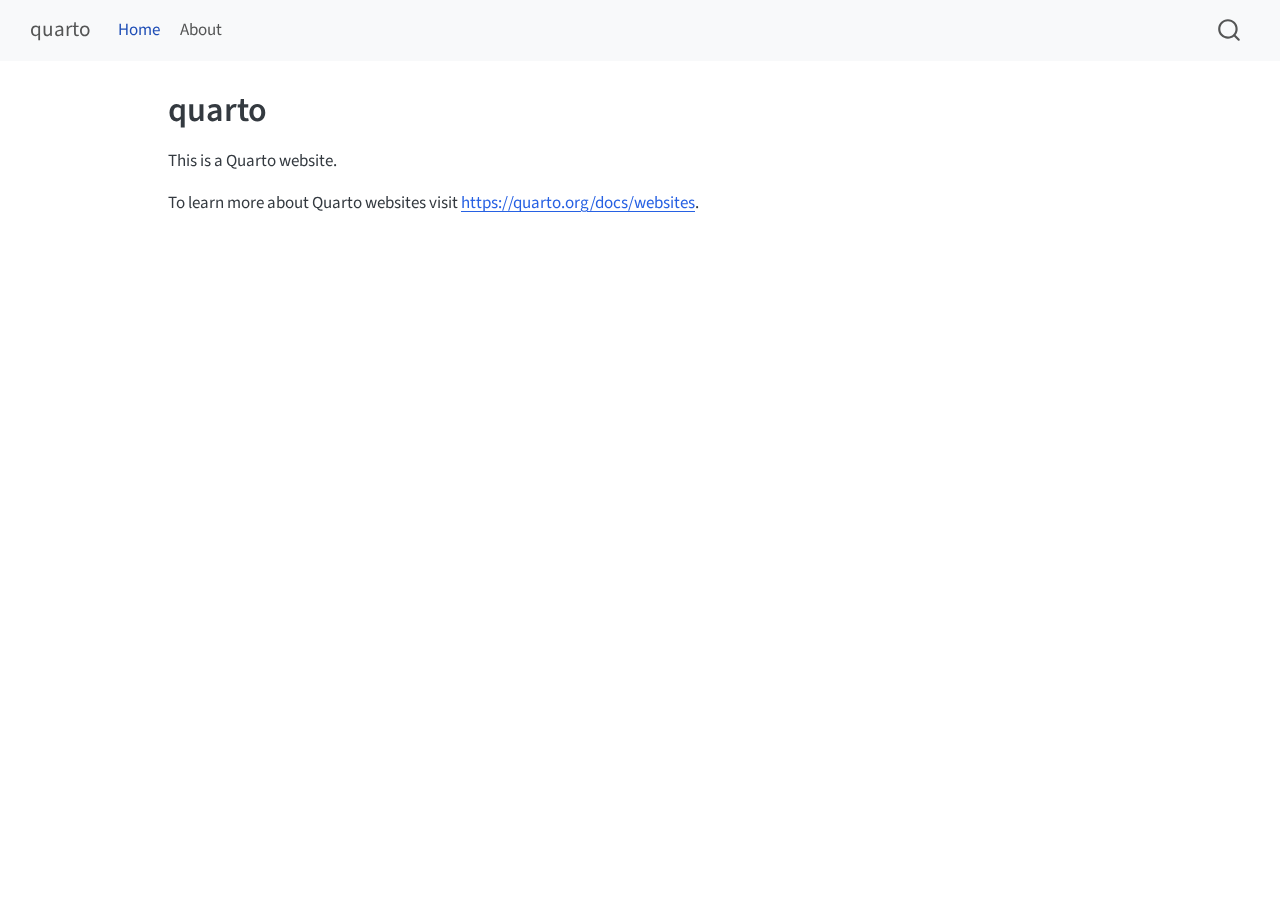
<file: index.html>
<!DOCTYPE html>
<html xmlns="http://www.w3.org/1999/xhtml" lang="en" xml:lang="en"><head>

<meta charset="utf-8">
<meta name="generator" content="quarto-1.8.26">

<meta name="viewport" content="width=device-width, initial-scale=1.0, user-scalable=yes">


<title>quarto</title>
<style>
code{white-space: pre-wrap;}
span.smallcaps{font-variant: small-caps;}
div.columns{display: flex; gap: min(4vw, 1.5em);}
div.column{flex: auto; overflow-x: auto;}
div.hanging-indent{margin-left: 1.5em; text-indent: -1.5em;}
ul.task-list{list-style: none;}
ul.task-list li input[type="checkbox"] {
  width: 0.8em;
  margin: 0 0.8em 0.2em -1em; /* quarto-specific, see https://github.com/quarto-dev/quarto-cli/issues/4556 */ 
  vertical-align: middle;
}
</style>


<script src="site_libs/quarto-nav/quarto-nav.js"></script>
<script src="site_libs/quarto-nav/headroom.min.js"></script>
<script src="site_libs/clipboard/clipboard.min.js"></script>
<script src="site_libs/quarto-search/autocomplete.umd.js"></script>
<script src="site_libs/quarto-search/fuse.min.js"></script>
<script src="site_libs/quarto-search/quarto-search.js"></script>
<meta name="quarto:offset" content="./">
<script src="site_libs/quarto-html/quarto.js" type="module"></script>
<script src="site_libs/quarto-html/tabsets/tabsets.js" type="module"></script>
<script src="site_libs/quarto-html/axe/axe-check.js" type="module"></script>
<script src="site_libs/quarto-html/popper.min.js"></script>
<script src="site_libs/quarto-html/tippy.umd.min.js"></script>
<script src="site_libs/quarto-html/anchor.min.js"></script>
<link href="site_libs/quarto-html/tippy.css" rel="stylesheet">
<link href="site_libs/quarto-html/quarto-syntax-highlighting-587c61ba64f3a5504c4d52d930310e48.css" rel="stylesheet" id="quarto-text-highlighting-styles">
<script src="site_libs/bootstrap/bootstrap.min.js"></script>
<link href="site_libs/bootstrap/bootstrap-icons.css" rel="stylesheet">
<link href="site_libs/bootstrap/bootstrap-0b37c64f34216b628666a8dac638b53b.min.css" rel="stylesheet" append-hash="true" id="quarto-bootstrap" data-mode="light">
<script id="quarto-search-options" type="application/json">{
  "location": "navbar",
  "copy-button": false,
  "collapse-after": 3,
  "panel-placement": "end",
  "type": "overlay",
  "limit": 50,
  "keyboard-shortcut": [
    "f",
    "/",
    "s"
  ],
  "show-item-context": false,
  "language": {
    "search-no-results-text": "No results",
    "search-matching-documents-text": "matching documents",
    "search-copy-link-title": "Copy link to search",
    "search-hide-matches-text": "Hide additional matches",
    "search-more-match-text": "more match in this document",
    "search-more-matches-text": "more matches in this document",
    "search-clear-button-title": "Clear",
    "search-text-placeholder": "",
    "search-detached-cancel-button-title": "Cancel",
    "search-submit-button-title": "Submit",
    "search-label": "Search"
  }
}</script>


<link rel="stylesheet" href="styles.css">
</head>

<body class="nav-fixed quarto-light">

<div id="quarto-search-results"></div>
  <header id="quarto-header" class="headroom fixed-top">
    <nav class="navbar navbar-expand-lg " data-bs-theme="dark">
      <div class="navbar-container container-fluid">
      <div class="navbar-brand-container mx-auto">
    <a class="navbar-brand" href="./index.html">
    <span class="navbar-title">quarto</span>
    </a>
  </div>
            <div id="quarto-search" class="" title="Search"></div>
          <button class="navbar-toggler" type="button" data-bs-toggle="collapse" data-bs-target="#navbarCollapse" aria-controls="navbarCollapse" role="menu" aria-expanded="false" aria-label="Toggle navigation" onclick="if (window.quartoToggleHeadroom) { window.quartoToggleHeadroom(); }">
  <span class="navbar-toggler-icon"></span>
</button>
          <div class="collapse navbar-collapse" id="navbarCollapse">
            <ul class="navbar-nav navbar-nav-scroll me-auto">
  <li class="nav-item">
    <a class="nav-link active" href="./index.html" aria-current="page"> 
<span class="menu-text">Home</span></a>
  </li>  
  <li class="nav-item">
    <a class="nav-link" href="./about.html"> 
<span class="menu-text">About</span></a>
  </li>  
</ul>
          </div> <!-- /navcollapse -->
            <div class="quarto-navbar-tools">
</div>
      </div> <!-- /container-fluid -->
    </nav>
</header>
<!-- content -->
<div id="quarto-content" class="quarto-container page-columns page-rows-contents page-layout-article page-navbar">
<!-- sidebar -->
<!-- margin-sidebar -->
    <div id="quarto-margin-sidebar" class="sidebar margin-sidebar zindex-bottom">
        
    </div>
<!-- main -->
<main class="content" id="quarto-document-content">

<header id="title-block-header" class="quarto-title-block default">
<div class="quarto-title">
<h1 class="title">quarto</h1>
</div>



<div class="quarto-title-meta">

    
  
    
  </div>
  


</header>


<p>This is a Quarto website.</p>
<p>To learn more about Quarto websites visit <a href="https://quarto.org/docs/websites" class="uri">https://quarto.org/docs/websites</a>.</p>



</main> <!-- /main -->
<script id="quarto-html-after-body" type="application/javascript">
  window.document.addEventListener("DOMContentLoaded", function (event) {
    const icon = "";
    const anchorJS = new window.AnchorJS();
    anchorJS.options = {
      placement: 'right',
      icon: icon
    };
    anchorJS.add('.anchored');
    const isCodeAnnotation = (el) => {
      for (const clz of el.classList) {
        if (clz.startsWith('code-annotation-')) {                     
          return true;
        }
      }
      return false;
    }
    const onCopySuccess = function(e) {
      // button target
      const button = e.trigger;
      // don't keep focus
      button.blur();
      // flash "checked"
      button.classList.add('code-copy-button-checked');
      var currentTitle = button.getAttribute("title");
      button.setAttribute("title", "Copied!");
      let tooltip;
      if (window.bootstrap) {
        button.setAttribute("data-bs-toggle", "tooltip");
        button.setAttribute("data-bs-placement", "left");
        button.setAttribute("data-bs-title", "Copied!");
        tooltip = new bootstrap.Tooltip(button, 
          { trigger: "manual", 
            customClass: "code-copy-button-tooltip",
            offset: [0, -8]});
        tooltip.show();    
      }
      setTimeout(function() {
        if (tooltip) {
          tooltip.hide();
          button.removeAttribute("data-bs-title");
          button.removeAttribute("data-bs-toggle");
          button.removeAttribute("data-bs-placement");
        }
        button.setAttribute("title", currentTitle);
        button.classList.remove('code-copy-button-checked');
      }, 1000);
      // clear code selection
      e.clearSelection();
    }
    const getTextToCopy = function(trigger) {
      const outerScaffold = trigger.parentElement.cloneNode(true);
      const codeEl = outerScaffold.querySelector('code');
      for (const childEl of codeEl.children) {
        if (isCodeAnnotation(childEl)) {
          childEl.remove();
        }
      }
      return codeEl.innerText;
    }
    const clipboard = new window.ClipboardJS('.code-copy-button:not([data-in-quarto-modal])', {
      text: getTextToCopy
    });
    clipboard.on('success', onCopySuccess);
    if (window.document.getElementById('quarto-embedded-source-code-modal')) {
      const clipboardModal = new window.ClipboardJS('.code-copy-button[data-in-quarto-modal]', {
        text: getTextToCopy,
        container: window.document.getElementById('quarto-embedded-source-code-modal')
      });
      clipboardModal.on('success', onCopySuccess);
    }
      var localhostRegex = new RegExp(/^(?:http|https):\/\/localhost\:?[0-9]*\//);
      var mailtoRegex = new RegExp(/^mailto:/);
        var filterRegex = new RegExp("https:\/\/roberthree\.github\.io\/development-methodologies\/");
      var isInternal = (href) => {
          return filterRegex.test(href) || localhostRegex.test(href) || mailtoRegex.test(href);
      }
      // Inspect non-navigation links and adorn them if external
     var links = window.document.querySelectorAll('a[href]:not(.nav-link):not(.navbar-brand):not(.toc-action):not(.sidebar-link):not(.sidebar-item-toggle):not(.pagination-link):not(.no-external):not([aria-hidden]):not(.dropdown-item):not(.quarto-navigation-tool):not(.about-link)');
      for (var i=0; i<links.length; i++) {
        const link = links[i];
        if (!isInternal(link.href)) {
          // undo the damage that might have been done by quarto-nav.js in the case of
          // links that we want to consider external
          if (link.dataset.originalHref !== undefined) {
            link.href = link.dataset.originalHref;
          }
        }
      }
    function tippyHover(el, contentFn, onTriggerFn, onUntriggerFn) {
      const config = {
        allowHTML: true,
        maxWidth: 500,
        delay: 100,
        arrow: false,
        appendTo: function(el) {
            return el.parentElement;
        },
        interactive: true,
        interactiveBorder: 10,
        theme: 'quarto',
        placement: 'bottom-start',
      };
      if (contentFn) {
        config.content = contentFn;
      }
      if (onTriggerFn) {
        config.onTrigger = onTriggerFn;
      }
      if (onUntriggerFn) {
        config.onUntrigger = onUntriggerFn;
      }
      window.tippy(el, config); 
    }
    const noterefs = window.document.querySelectorAll('a[role="doc-noteref"]');
    for (var i=0; i<noterefs.length; i++) {
      const ref = noterefs[i];
      tippyHover(ref, function() {
        // use id or data attribute instead here
        let href = ref.getAttribute('data-footnote-href') || ref.getAttribute('href');
        try { href = new URL(href).hash; } catch {}
        const id = href.replace(/^#\/?/, "");
        const note = window.document.getElementById(id);
        if (note) {
          return note.innerHTML;
        } else {
          return "";
        }
      });
    }
    const xrefs = window.document.querySelectorAll('a.quarto-xref');
    const processXRef = (id, note) => {
      // Strip column container classes
      const stripColumnClz = (el) => {
        el.classList.remove("page-full", "page-columns");
        if (el.children) {
          for (const child of el.children) {
            stripColumnClz(child);
          }
        }
      }
      stripColumnClz(note)
      if (id === null || id.startsWith('sec-')) {
        // Special case sections, only their first couple elements
        const container = document.createElement("div");
        if (note.children && note.children.length > 2) {
          container.appendChild(note.children[0].cloneNode(true));
          for (let i = 1; i < note.children.length; i++) {
            const child = note.children[i];
            if (child.tagName === "P" && child.innerText === "") {
              continue;
            } else {
              container.appendChild(child.cloneNode(true));
              break;
            }
          }
          if (window.Quarto?.typesetMath) {
            window.Quarto.typesetMath(container);
          }
          return container.innerHTML
        } else {
          if (window.Quarto?.typesetMath) {
            window.Quarto.typesetMath(note);
          }
          return note.innerHTML;
        }
      } else {
        // Remove any anchor links if they are present
        const anchorLink = note.querySelector('a.anchorjs-link');
        if (anchorLink) {
          anchorLink.remove();
        }
        if (window.Quarto?.typesetMath) {
          window.Quarto.typesetMath(note);
        }
        if (note.classList.contains("callout")) {
          return note.outerHTML;
        } else {
          return note.innerHTML;
        }
      }
    }
    for (var i=0; i<xrefs.length; i++) {
      const xref = xrefs[i];
      tippyHover(xref, undefined, function(instance) {
        instance.disable();
        let url = xref.getAttribute('href');
        let hash = undefined; 
        if (url.startsWith('#')) {
          hash = url;
        } else {
          try { hash = new URL(url).hash; } catch {}
        }
        if (hash) {
          const id = hash.replace(/^#\/?/, "");
          const note = window.document.getElementById(id);
          if (note !== null) {
            try {
              const html = processXRef(id, note.cloneNode(true));
              instance.setContent(html);
            } finally {
              instance.enable();
              instance.show();
            }
          } else {
            // See if we can fetch this
            fetch(url.split('#')[0])
            .then(res => res.text())
            .then(html => {
              const parser = new DOMParser();
              const htmlDoc = parser.parseFromString(html, "text/html");
              const note = htmlDoc.getElementById(id);
              if (note !== null) {
                const html = processXRef(id, note);
                instance.setContent(html);
              } 
            }).finally(() => {
              instance.enable();
              instance.show();
            });
          }
        } else {
          // See if we can fetch a full url (with no hash to target)
          // This is a special case and we should probably do some content thinning / targeting
          fetch(url)
          .then(res => res.text())
          .then(html => {
            const parser = new DOMParser();
            const htmlDoc = parser.parseFromString(html, "text/html");
            const note = htmlDoc.querySelector('main.content');
            if (note !== null) {
              // This should only happen for chapter cross references
              // (since there is no id in the URL)
              // remove the first header
              if (note.children.length > 0 && note.children[0].tagName === "HEADER") {
                note.children[0].remove();
              }
              const html = processXRef(null, note);
              instance.setContent(html);
            } 
          }).finally(() => {
            instance.enable();
            instance.show();
          });
        }
      }, function(instance) {
      });
    }
        let selectedAnnoteEl;
        const selectorForAnnotation = ( cell, annotation) => {
          let cellAttr = 'data-code-cell="' + cell + '"';
          let lineAttr = 'data-code-annotation="' +  annotation + '"';
          const selector = 'span[' + cellAttr + '][' + lineAttr + ']';
          return selector;
        }
        const selectCodeLines = (annoteEl) => {
          const doc = window.document;
          const targetCell = annoteEl.getAttribute("data-target-cell");
          const targetAnnotation = annoteEl.getAttribute("data-target-annotation");
          const annoteSpan = window.document.querySelector(selectorForAnnotation(targetCell, targetAnnotation));
          const lines = annoteSpan.getAttribute("data-code-lines").split(",");
          const lineIds = lines.map((line) => {
            return targetCell + "-" + line;
          })
          let top = null;
          let height = null;
          let parent = null;
          if (lineIds.length > 0) {
              //compute the position of the single el (top and bottom and make a div)
              const el = window.document.getElementById(lineIds[0]);
              top = el.offsetTop;
              height = el.offsetHeight;
              parent = el.parentElement.parentElement;
            if (lineIds.length > 1) {
              const lastEl = window.document.getElementById(lineIds[lineIds.length - 1]);
              const bottom = lastEl.offsetTop + lastEl.offsetHeight;
              height = bottom - top;
            }
            if (top !== null && height !== null && parent !== null) {
              // cook up a div (if necessary) and position it 
              let div = window.document.getElementById("code-annotation-line-highlight");
              if (div === null) {
                div = window.document.createElement("div");
                div.setAttribute("id", "code-annotation-line-highlight");
                div.style.position = 'absolute';
                parent.appendChild(div);
              }
              div.style.top = top - 2 + "px";
              div.style.height = height + 4 + "px";
              div.style.left = 0;
              let gutterDiv = window.document.getElementById("code-annotation-line-highlight-gutter");
              if (gutterDiv === null) {
                gutterDiv = window.document.createElement("div");
                gutterDiv.setAttribute("id", "code-annotation-line-highlight-gutter");
                gutterDiv.style.position = 'absolute';
                const codeCell = window.document.getElementById(targetCell);
                const gutter = codeCell.querySelector('.code-annotation-gutter');
                gutter.appendChild(gutterDiv);
              }
              gutterDiv.style.top = top - 2 + "px";
              gutterDiv.style.height = height + 4 + "px";
            }
            selectedAnnoteEl = annoteEl;
          }
        };
        const unselectCodeLines = () => {
          const elementsIds = ["code-annotation-line-highlight", "code-annotation-line-highlight-gutter"];
          elementsIds.forEach((elId) => {
            const div = window.document.getElementById(elId);
            if (div) {
              div.remove();
            }
          });
          selectedAnnoteEl = undefined;
        };
          // Handle positioning of the toggle
      window.addEventListener(
        "resize",
        throttle(() => {
          elRect = undefined;
          if (selectedAnnoteEl) {
            selectCodeLines(selectedAnnoteEl);
          }
        }, 10)
      );
      function throttle(fn, ms) {
      let throttle = false;
      let timer;
        return (...args) => {
          if(!throttle) { // first call gets through
              fn.apply(this, args);
              throttle = true;
          } else { // all the others get throttled
              if(timer) clearTimeout(timer); // cancel #2
              timer = setTimeout(() => {
                fn.apply(this, args);
                timer = throttle = false;
              }, ms);
          }
        };
      }
        // Attach click handler to the DT
        const annoteDls = window.document.querySelectorAll('dt[data-target-cell]');
        for (const annoteDlNode of annoteDls) {
          annoteDlNode.addEventListener('click', (event) => {
            const clickedEl = event.target;
            if (clickedEl !== selectedAnnoteEl) {
              unselectCodeLines();
              const activeEl = window.document.querySelector('dt[data-target-cell].code-annotation-active');
              if (activeEl) {
                activeEl.classList.remove('code-annotation-active');
              }
              selectCodeLines(clickedEl);
              clickedEl.classList.add('code-annotation-active');
            } else {
              // Unselect the line
              unselectCodeLines();
              clickedEl.classList.remove('code-annotation-active');
            }
          });
        }
    const findCites = (el) => {
      const parentEl = el.parentElement;
      if (parentEl) {
        const cites = parentEl.dataset.cites;
        if (cites) {
          return {
            el,
            cites: cites.split(' ')
          };
        } else {
          return findCites(el.parentElement)
        }
      } else {
        return undefined;
      }
    };
    var bibliorefs = window.document.querySelectorAll('a[role="doc-biblioref"]');
    for (var i=0; i<bibliorefs.length; i++) {
      const ref = bibliorefs[i];
      const citeInfo = findCites(ref);
      if (citeInfo) {
        tippyHover(citeInfo.el, function() {
          var popup = window.document.createElement('div');
          citeInfo.cites.forEach(function(cite) {
            var citeDiv = window.document.createElement('div');
            citeDiv.classList.add('hanging-indent');
            citeDiv.classList.add('csl-entry');
            var biblioDiv = window.document.getElementById('ref-' + cite);
            if (biblioDiv) {
              citeDiv.innerHTML = biblioDiv.innerHTML;
            }
            popup.appendChild(citeDiv);
          });
          return popup.innerHTML;
        });
      }
    }
  });
  </script>
</div> <!-- /content -->




</body></html>
</file>
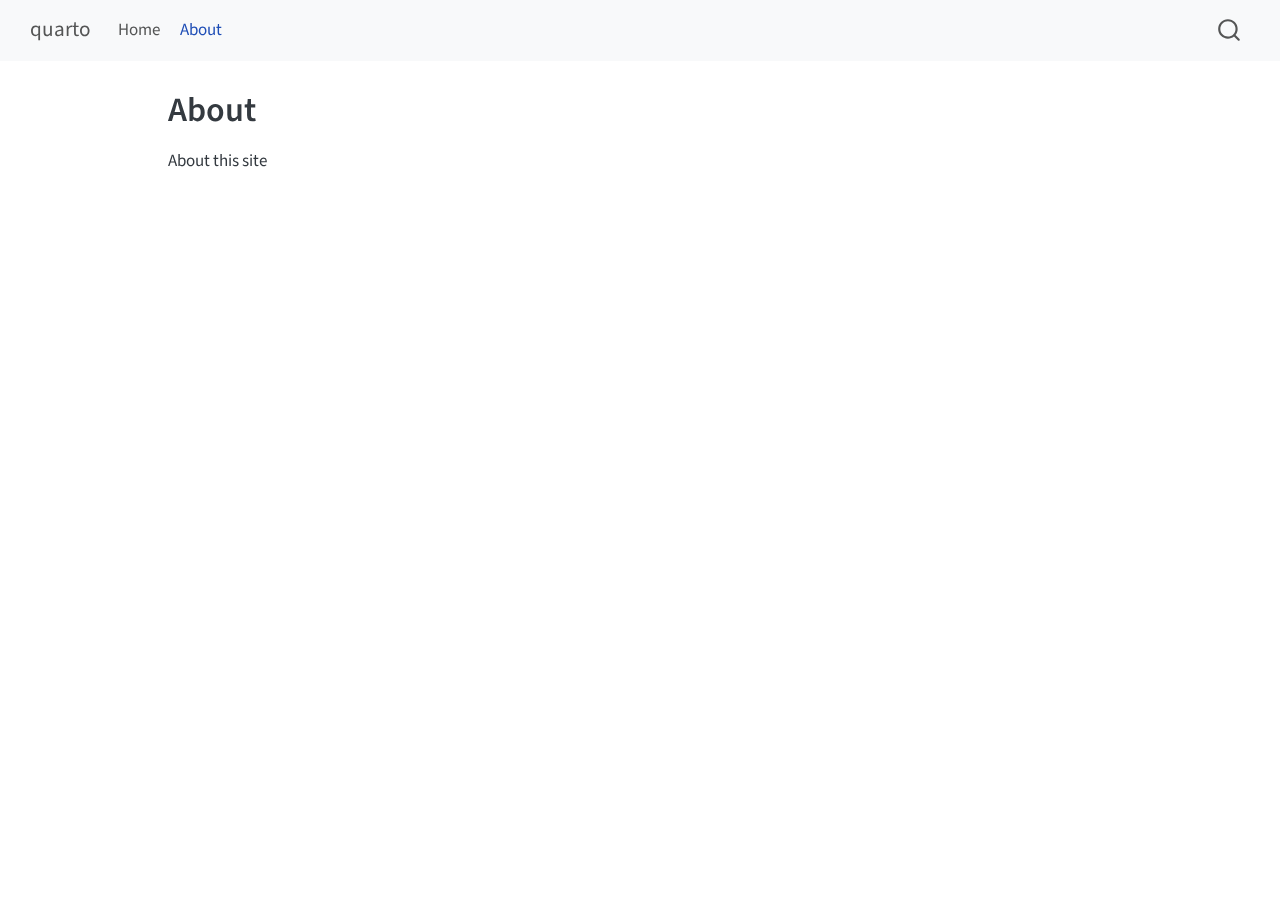
<file: about.html>
<!DOCTYPE html>
<html xmlns="http://www.w3.org/1999/xhtml" lang="en" xml:lang="en"><head>

<meta charset="utf-8">
<meta name="generator" content="quarto-1.7.30">

<meta name="viewport" content="width=device-width, initial-scale=1.0, user-scalable=yes">


<title>About – quarto</title>
<style>
code{white-space: pre-wrap;}
span.smallcaps{font-variant: small-caps;}
div.columns{display: flex; gap: min(4vw, 1.5em);}
div.column{flex: auto; overflow-x: auto;}
div.hanging-indent{margin-left: 1.5em; text-indent: -1.5em;}
ul.task-list{list-style: none;}
ul.task-list li input[type="checkbox"] {
  width: 0.8em;
  margin: 0 0.8em 0.2em -1em; /* quarto-specific, see https://github.com/quarto-dev/quarto-cli/issues/4556 */ 
  vertical-align: middle;
}
</style>


<script src="site_libs/quarto-nav/quarto-nav.js"></script>
<script src="site_libs/quarto-nav/headroom.min.js"></script>
<script src="site_libs/clipboard/clipboard.min.js"></script>
<script src="site_libs/quarto-search/autocomplete.umd.js"></script>
<script src="site_libs/quarto-search/fuse.min.js"></script>
<script src="site_libs/quarto-search/quarto-search.js"></script>
<meta name="quarto:offset" content="./">
<script src="site_libs/quarto-html/quarto.js" type="module"></script>
<script src="site_libs/quarto-html/tabsets/tabsets.js" type="module"></script>
<script src="site_libs/quarto-html/popper.min.js"></script>
<script src="site_libs/quarto-html/tippy.umd.min.js"></script>
<script src="site_libs/quarto-html/anchor.min.js"></script>
<link href="site_libs/quarto-html/tippy.css" rel="stylesheet">
<link href="site_libs/quarto-html/quarto-syntax-highlighting-de070a7b0ab54f8780927367ac907214.css" rel="stylesheet" id="quarto-text-highlighting-styles">
<script src="site_libs/bootstrap/bootstrap.min.js"></script>
<link href="site_libs/bootstrap/bootstrap-icons.css" rel="stylesheet">
<link href="site_libs/bootstrap/bootstrap-b26cb94efeb85753131c5cd2d117cdfb.min.css" rel="stylesheet" append-hash="true" id="quarto-bootstrap" data-mode="light">
<script id="quarto-search-options" type="application/json">{
  "location": "navbar",
  "copy-button": false,
  "collapse-after": 3,
  "panel-placement": "end",
  "type": "overlay",
  "limit": 50,
  "keyboard-shortcut": [
    "f",
    "/",
    "s"
  ],
  "show-item-context": false,
  "language": {
    "search-no-results-text": "No results",
    "search-matching-documents-text": "matching documents",
    "search-copy-link-title": "Copy link to search",
    "search-hide-matches-text": "Hide additional matches",
    "search-more-match-text": "more match in this document",
    "search-more-matches-text": "more matches in this document",
    "search-clear-button-title": "Clear",
    "search-text-placeholder": "",
    "search-detached-cancel-button-title": "Cancel",
    "search-submit-button-title": "Submit",
    "search-label": "Search"
  }
}</script>


<link rel="stylesheet" href="styles.css">
</head>

<body class="nav-fixed quarto-light">

<div id="quarto-search-results"></div>
  <header id="quarto-header" class="headroom fixed-top">
    <nav class="navbar navbar-expand-lg " data-bs-theme="dark">
      <div class="navbar-container container-fluid">
      <div class="navbar-brand-container mx-auto">
    <a class="navbar-brand" href="./index.html">
    <span class="navbar-title">quarto</span>
    </a>
  </div>
            <div id="quarto-search" class="" title="Search"></div>
          <button class="navbar-toggler" type="button" data-bs-toggle="collapse" data-bs-target="#navbarCollapse" aria-controls="navbarCollapse" role="menu" aria-expanded="false" aria-label="Toggle navigation" onclick="if (window.quartoToggleHeadroom) { window.quartoToggleHeadroom(); }">
  <span class="navbar-toggler-icon"></span>
</button>
          <div class="collapse navbar-collapse" id="navbarCollapse">
            <ul class="navbar-nav navbar-nav-scroll me-auto">
  <li class="nav-item">
    <a class="nav-link" href="./index.html"> 
<span class="menu-text">Home</span></a>
  </li>  
  <li class="nav-item">
    <a class="nav-link active" href="./about.html" aria-current="page"> 
<span class="menu-text">About</span></a>
  </li>  
</ul>
          </div> <!-- /navcollapse -->
            <div class="quarto-navbar-tools">
</div>
      </div> <!-- /container-fluid -->
    </nav>
</header>
<!-- content -->
<div id="quarto-content" class="quarto-container page-columns page-rows-contents page-layout-article page-navbar">
<!-- sidebar -->
<!-- margin-sidebar -->
    <div id="quarto-margin-sidebar" class="sidebar margin-sidebar zindex-bottom">
        
    </div>
<!-- main -->
<main class="content" id="quarto-document-content">

<header id="title-block-header" class="quarto-title-block default">
<div class="quarto-title">
<h1 class="title">About</h1>
</div>



<div class="quarto-title-meta">

    
  
    
  </div>
  


</header>


<p>About this site</p>



</main> <!-- /main -->
<script id="quarto-html-after-body" type="application/javascript">
  window.document.addEventListener("DOMContentLoaded", function (event) {
    const icon = "";
    const anchorJS = new window.AnchorJS();
    anchorJS.options = {
      placement: 'right',
      icon: icon
    };
    anchorJS.add('.anchored');
    const isCodeAnnotation = (el) => {
      for (const clz of el.classList) {
        if (clz.startsWith('code-annotation-')) {                     
          return true;
        }
      }
      return false;
    }
    const onCopySuccess = function(e) {
      // button target
      const button = e.trigger;
      // don't keep focus
      button.blur();
      // flash "checked"
      button.classList.add('code-copy-button-checked');
      var currentTitle = button.getAttribute("title");
      button.setAttribute("title", "Copied!");
      let tooltip;
      if (window.bootstrap) {
        button.setAttribute("data-bs-toggle", "tooltip");
        button.setAttribute("data-bs-placement", "left");
        button.setAttribute("data-bs-title", "Copied!");
        tooltip = new bootstrap.Tooltip(button, 
          { trigger: "manual", 
            customClass: "code-copy-button-tooltip",
            offset: [0, -8]});
        tooltip.show();    
      }
      setTimeout(function() {
        if (tooltip) {
          tooltip.hide();
          button.removeAttribute("data-bs-title");
          button.removeAttribute("data-bs-toggle");
          button.removeAttribute("data-bs-placement");
        }
        button.setAttribute("title", currentTitle);
        button.classList.remove('code-copy-button-checked');
      }, 1000);
      // clear code selection
      e.clearSelection();
    }
    const getTextToCopy = function(trigger) {
        const codeEl = trigger.previousElementSibling.cloneNode(true);
        for (const childEl of codeEl.children) {
          if (isCodeAnnotation(childEl)) {
            childEl.remove();
          }
        }
        return codeEl.innerText;
    }
    const clipboard = new window.ClipboardJS('.code-copy-button:not([data-in-quarto-modal])', {
      text: getTextToCopy
    });
    clipboard.on('success', onCopySuccess);
    if (window.document.getElementById('quarto-embedded-source-code-modal')) {
      const clipboardModal = new window.ClipboardJS('.code-copy-button[data-in-quarto-modal]', {
        text: getTextToCopy,
        container: window.document.getElementById('quarto-embedded-source-code-modal')
      });
      clipboardModal.on('success', onCopySuccess);
    }
      var localhostRegex = new RegExp(/^(?:http|https):\/\/localhost\:?[0-9]*\//);
      var mailtoRegex = new RegExp(/^mailto:/);
        var filterRegex = new RegExp('/' + window.location.host + '/');
      var isInternal = (href) => {
          return filterRegex.test(href) || localhostRegex.test(href) || mailtoRegex.test(href);
      }
      // Inspect non-navigation links and adorn them if external
     var links = window.document.querySelectorAll('a[href]:not(.nav-link):not(.navbar-brand):not(.toc-action):not(.sidebar-link):not(.sidebar-item-toggle):not(.pagination-link):not(.no-external):not([aria-hidden]):not(.dropdown-item):not(.quarto-navigation-tool):not(.about-link)');
      for (var i=0; i<links.length; i++) {
        const link = links[i];
        if (!isInternal(link.href)) {
          // undo the damage that might have been done by quarto-nav.js in the case of
          // links that we want to consider external
          if (link.dataset.originalHref !== undefined) {
            link.href = link.dataset.originalHref;
          }
        }
      }
    function tippyHover(el, contentFn, onTriggerFn, onUntriggerFn) {
      const config = {
        allowHTML: true,
        maxWidth: 500,
        delay: 100,
        arrow: false,
        appendTo: function(el) {
            return el.parentElement;
        },
        interactive: true,
        interactiveBorder: 10,
        theme: 'quarto',
        placement: 'bottom-start',
      };
      if (contentFn) {
        config.content = contentFn;
      }
      if (onTriggerFn) {
        config.onTrigger = onTriggerFn;
      }
      if (onUntriggerFn) {
        config.onUntrigger = onUntriggerFn;
      }
      window.tippy(el, config); 
    }
    const noterefs = window.document.querySelectorAll('a[role="doc-noteref"]');
    for (var i=0; i<noterefs.length; i++) {
      const ref = noterefs[i];
      tippyHover(ref, function() {
        // use id or data attribute instead here
        let href = ref.getAttribute('data-footnote-href') || ref.getAttribute('href');
        try { href = new URL(href).hash; } catch {}
        const id = href.replace(/^#\/?/, "");
        const note = window.document.getElementById(id);
        if (note) {
          return note.innerHTML;
        } else {
          return "";
        }
      });
    }
    const xrefs = window.document.querySelectorAll('a.quarto-xref');
    const processXRef = (id, note) => {
      // Strip column container classes
      const stripColumnClz = (el) => {
        el.classList.remove("page-full", "page-columns");
        if (el.children) {
          for (const child of el.children) {
            stripColumnClz(child);
          }
        }
      }
      stripColumnClz(note)
      if (id === null || id.startsWith('sec-')) {
        // Special case sections, only their first couple elements
        const container = document.createElement("div");
        if (note.children && note.children.length > 2) {
          container.appendChild(note.children[0].cloneNode(true));
          for (let i = 1; i < note.children.length; i++) {
            const child = note.children[i];
            if (child.tagName === "P" && child.innerText === "") {
              continue;
            } else {
              container.appendChild(child.cloneNode(true));
              break;
            }
          }
          if (window.Quarto?.typesetMath) {
            window.Quarto.typesetMath(container);
          }
          return container.innerHTML
        } else {
          if (window.Quarto?.typesetMath) {
            window.Quarto.typesetMath(note);
          }
          return note.innerHTML;
        }
      } else {
        // Remove any anchor links if they are present
        const anchorLink = note.querySelector('a.anchorjs-link');
        if (anchorLink) {
          anchorLink.remove();
        }
        if (window.Quarto?.typesetMath) {
          window.Quarto.typesetMath(note);
        }
        if (note.classList.contains("callout")) {
          return note.outerHTML;
        } else {
          return note.innerHTML;
        }
      }
    }
    for (var i=0; i<xrefs.length; i++) {
      const xref = xrefs[i];
      tippyHover(xref, undefined, function(instance) {
        instance.disable();
        let url = xref.getAttribute('href');
        let hash = undefined; 
        if (url.startsWith('#')) {
          hash = url;
        } else {
          try { hash = new URL(url).hash; } catch {}
        }
        if (hash) {
          const id = hash.replace(/^#\/?/, "");
          const note = window.document.getElementById(id);
          if (note !== null) {
            try {
              const html = processXRef(id, note.cloneNode(true));
              instance.setContent(html);
            } finally {
              instance.enable();
              instance.show();
            }
          } else {
            // See if we can fetch this
            fetch(url.split('#')[0])
            .then(res => res.text())
            .then(html => {
              const parser = new DOMParser();
              const htmlDoc = parser.parseFromString(html, "text/html");
              const note = htmlDoc.getElementById(id);
              if (note !== null) {
                const html = processXRef(id, note);
                instance.setContent(html);
              } 
            }).finally(() => {
              instance.enable();
              instance.show();
            });
          }
        } else {
          // See if we can fetch a full url (with no hash to target)
          // This is a special case and we should probably do some content thinning / targeting
          fetch(url)
          .then(res => res.text())
          .then(html => {
            const parser = new DOMParser();
            const htmlDoc = parser.parseFromString(html, "text/html");
            const note = htmlDoc.querySelector('main.content');
            if (note !== null) {
              // This should only happen for chapter cross references
              // (since there is no id in the URL)
              // remove the first header
              if (note.children.length > 0 && note.children[0].tagName === "HEADER") {
                note.children[0].remove();
              }
              const html = processXRef(null, note);
              instance.setContent(html);
            } 
          }).finally(() => {
            instance.enable();
            instance.show();
          });
        }
      }, function(instance) {
      });
    }
        let selectedAnnoteEl;
        const selectorForAnnotation = ( cell, annotation) => {
          let cellAttr = 'data-code-cell="' + cell + '"';
          let lineAttr = 'data-code-annotation="' +  annotation + '"';
          const selector = 'span[' + cellAttr + '][' + lineAttr + ']';
          return selector;
        }
        const selectCodeLines = (annoteEl) => {
          const doc = window.document;
          const targetCell = annoteEl.getAttribute("data-target-cell");
          const targetAnnotation = annoteEl.getAttribute("data-target-annotation");
          const annoteSpan = window.document.querySelector(selectorForAnnotation(targetCell, targetAnnotation));
          const lines = annoteSpan.getAttribute("data-code-lines").split(",");
          const lineIds = lines.map((line) => {
            return targetCell + "-" + line;
          })
          let top = null;
          let height = null;
          let parent = null;
          if (lineIds.length > 0) {
              //compute the position of the single el (top and bottom and make a div)
              const el = window.document.getElementById(lineIds[0]);
              top = el.offsetTop;
              height = el.offsetHeight;
              parent = el.parentElement.parentElement;
            if (lineIds.length > 1) {
              const lastEl = window.document.getElementById(lineIds[lineIds.length - 1]);
              const bottom = lastEl.offsetTop + lastEl.offsetHeight;
              height = bottom - top;
            }
            if (top !== null && height !== null && parent !== null) {
              // cook up a div (if necessary) and position it 
              let div = window.document.getElementById("code-annotation-line-highlight");
              if (div === null) {
                div = window.document.createElement("div");
                div.setAttribute("id", "code-annotation-line-highlight");
                div.style.position = 'absolute';
                parent.appendChild(div);
              }
              div.style.top = top - 2 + "px";
              div.style.height = height + 4 + "px";
              div.style.left = 0;
              let gutterDiv = window.document.getElementById("code-annotation-line-highlight-gutter");
              if (gutterDiv === null) {
                gutterDiv = window.document.createElement("div");
                gutterDiv.setAttribute("id", "code-annotation-line-highlight-gutter");
                gutterDiv.style.position = 'absolute';
                const codeCell = window.document.getElementById(targetCell);
                const gutter = codeCell.querySelector('.code-annotation-gutter');
                gutter.appendChild(gutterDiv);
              }
              gutterDiv.style.top = top - 2 + "px";
              gutterDiv.style.height = height + 4 + "px";
            }
            selectedAnnoteEl = annoteEl;
          }
        };
        const unselectCodeLines = () => {
          const elementsIds = ["code-annotation-line-highlight", "code-annotation-line-highlight-gutter"];
          elementsIds.forEach((elId) => {
            const div = window.document.getElementById(elId);
            if (div) {
              div.remove();
            }
          });
          selectedAnnoteEl = undefined;
        };
          // Handle positioning of the toggle
      window.addEventListener(
        "resize",
        throttle(() => {
          elRect = undefined;
          if (selectedAnnoteEl) {
            selectCodeLines(selectedAnnoteEl);
          }
        }, 10)
      );
      function throttle(fn, ms) {
      let throttle = false;
      let timer;
        return (...args) => {
          if(!throttle) { // first call gets through
              fn.apply(this, args);
              throttle = true;
          } else { // all the others get throttled
              if(timer) clearTimeout(timer); // cancel #2
              timer = setTimeout(() => {
                fn.apply(this, args);
                timer = throttle = false;
              }, ms);
          }
        };
      }
        // Attach click handler to the DT
        const annoteDls = window.document.querySelectorAll('dt[data-target-cell]');
        for (const annoteDlNode of annoteDls) {
          annoteDlNode.addEventListener('click', (event) => {
            const clickedEl = event.target;
            if (clickedEl !== selectedAnnoteEl) {
              unselectCodeLines();
              const activeEl = window.document.querySelector('dt[data-target-cell].code-annotation-active');
              if (activeEl) {
                activeEl.classList.remove('code-annotation-active');
              }
              selectCodeLines(clickedEl);
              clickedEl.classList.add('code-annotation-active');
            } else {
              // Unselect the line
              unselectCodeLines();
              clickedEl.classList.remove('code-annotation-active');
            }
          });
        }
    const findCites = (el) => {
      const parentEl = el.parentElement;
      if (parentEl) {
        const cites = parentEl.dataset.cites;
        if (cites) {
          return {
            el,
            cites: cites.split(' ')
          };
        } else {
          return findCites(el.parentElement)
        }
      } else {
        return undefined;
      }
    };
    var bibliorefs = window.document.querySelectorAll('a[role="doc-biblioref"]');
    for (var i=0; i<bibliorefs.length; i++) {
      const ref = bibliorefs[i];
      const citeInfo = findCites(ref);
      if (citeInfo) {
        tippyHover(citeInfo.el, function() {
          var popup = window.document.createElement('div');
          citeInfo.cites.forEach(function(cite) {
            var citeDiv = window.document.createElement('div');
            citeDiv.classList.add('hanging-indent');
            citeDiv.classList.add('csl-entry');
            var biblioDiv = window.document.getElementById('ref-' + cite);
            if (biblioDiv) {
              citeDiv.innerHTML = biblioDiv.innerHTML;
            }
            popup.appendChild(citeDiv);
          });
          return popup.innerHTML;
        });
      }
    }
  });
  </script>
</div> <!-- /content -->




</body></html>
</file>
<file: site_libs/quarto-html/tippy.css>
.tippy-box[data-animation=fade][data-state=hidden]{opacity:0}[data-tippy-root]{max-width:calc(100vw - 10px)}.tippy-box{position:relative;background-color:#333;color:#fff;border-radius:4px;font-size:14px;line-height:1.4;white-space:normal;outline:0;transition-property:transform,visibility,opacity}.tippy-box[data-placement^=top]>.tippy-arrow{bottom:0}.tippy-box[data-placement^=top]>.tippy-arrow:before{bottom:-7px;left:0;border-width:8px 8px 0;border-top-color:initial;transform-origin:center top}.tippy-box[data-placement^=bottom]>.tippy-arrow{top:0}.tippy-box[data-placement^=bottom]>.tippy-arrow:before{top:-7px;left:0;border-width:0 8px 8px;border-bottom-color:initial;transform-origin:center bottom}.tippy-box[data-placement^=left]>.tippy-arrow{right:0}.tippy-box[data-placement^=left]>.tippy-arrow:before{border-width:8px 0 8px 8px;border-left-color:initial;right:-7px;transform-origin:center left}.tippy-box[data-placement^=right]>.tippy-arrow{left:0}.tippy-box[data-placement^=right]>.tippy-arrow:before{left:-7px;border-width:8px 8px 8px 0;border-right-color:initial;transform-origin:center right}.tippy-box[data-inertia][data-state=visible]{transition-timing-function:cubic-bezier(.54,1.5,.38,1.11)}.tippy-arrow{width:16px;height:16px;color:#333}.tippy-arrow:before{content:"";position:absolute;border-color:transparent;border-style:solid}.tippy-content{position:relative;padding:5px 9px;z-index:1}
</file>
<file: site_libs/quarto-html/quarto-syntax-highlighting-587c61ba64f3a5504c4d52d930310e48.css>
/* quarto syntax highlight colors */
:root {
  --quarto-hl-ot-color: #003B4F;
  --quarto-hl-at-color: #657422;
  --quarto-hl-ss-color: #20794D;
  --quarto-hl-an-color: #5E5E5E;
  --quarto-hl-fu-color: #4758AB;
  --quarto-hl-st-color: #20794D;
  --quarto-hl-cf-color: #003B4F;
  --quarto-hl-op-color: #5E5E5E;
  --quarto-hl-er-color: #AD0000;
  --quarto-hl-bn-color: #AD0000;
  --quarto-hl-al-color: #AD0000;
  --quarto-hl-va-color: #111111;
  --quarto-hl-bu-color: inherit;
  --quarto-hl-ex-color: inherit;
  --quarto-hl-pp-color: #AD0000;
  --quarto-hl-in-color: #5E5E5E;
  --quarto-hl-vs-color: #20794D;
  --quarto-hl-wa-color: #5E5E5E;
  --quarto-hl-do-color: #5E5E5E;
  --quarto-hl-im-color: #00769E;
  --quarto-hl-ch-color: #20794D;
  --quarto-hl-dt-color: #AD0000;
  --quarto-hl-fl-color: #AD0000;
  --quarto-hl-co-color: #5E5E5E;
  --quarto-hl-cv-color: #5E5E5E;
  --quarto-hl-cn-color: #8f5902;
  --quarto-hl-sc-color: #5E5E5E;
  --quarto-hl-dv-color: #AD0000;
  --quarto-hl-kw-color: #003B4F;
}

/* other quarto variables */
:root {
  --quarto-font-monospace: SFMono-Regular, Menlo, Monaco, Consolas, "Liberation Mono", "Courier New", monospace;
}

/* syntax highlight based on Pandoc's rules */
pre > code.sourceCode > span {
  color: #003B4F;
}

code.sourceCode > span {
  color: #003B4F;
}

div.sourceCode,
div.sourceCode pre.sourceCode {
  color: #003B4F;
}

/* Normal */
code span {
  color: #003B4F;
}

/* Alert */
code span.al {
  color: #AD0000;
  font-style: inherit;
}

/* Annotation */
code span.an {
  color: #5E5E5E;
  font-style: inherit;
}

/* Attribute */
code span.at {
  color: #657422;
  font-style: inherit;
}

/* BaseN */
code span.bn {
  color: #AD0000;
  font-style: inherit;
}

/* BuiltIn */
code span.bu {
  font-style: inherit;
}

/* ControlFlow */
code span.cf {
  color: #003B4F;
  font-weight: bold;
  font-style: inherit;
}

/* Char */
code span.ch {
  color: #20794D;
  font-style: inherit;
}

/* Constant */
code span.cn {
  color: #8f5902;
  font-style: inherit;
}

/* Comment */
code span.co {
  color: #5E5E5E;
  font-style: inherit;
}

/* CommentVar */
code span.cv {
  color: #5E5E5E;
  font-style: italic;
}

/* Documentation */
code span.do {
  color: #5E5E5E;
  font-style: italic;
}

/* DataType */
code span.dt {
  color: #AD0000;
  font-style: inherit;
}

/* DecVal */
code span.dv {
  color: #AD0000;
  font-style: inherit;
}

/* Error */
code span.er {
  color: #AD0000;
  font-style: inherit;
}

/* Extension */
code span.ex {
  font-style: inherit;
}

/* Float */
code span.fl {
  color: #AD0000;
  font-style: inherit;
}

/* Function */
code span.fu {
  color: #4758AB;
  font-style: inherit;
}

/* Import */
code span.im {
  color: #00769E;
  font-style: inherit;
}

/* Information */
code span.in {
  color: #5E5E5E;
  font-style: inherit;
}

/* Keyword */
code span.kw {
  color: #003B4F;
  font-weight: bold;
  font-style: inherit;
}

/* Operator */
code span.op {
  color: #5E5E5E;
  font-style: inherit;
}

/* Other */
code span.ot {
  color: #003B4F;
  font-style: inherit;
}

/* Preprocessor */
code span.pp {
  color: #AD0000;
  font-style: inherit;
}

/* SpecialChar */
code span.sc {
  color: #5E5E5E;
  font-style: inherit;
}

/* SpecialString */
code span.ss {
  color: #20794D;
  font-style: inherit;
}

/* String */
code span.st {
  color: #20794D;
  font-style: inherit;
}

/* Variable */
code span.va {
  color: #111111;
  font-style: inherit;
}

/* VerbatimString */
code span.vs {
  color: #20794D;
  font-style: inherit;
}

/* Warning */
code span.wa {
  color: #5E5E5E;
  font-style: italic;
}

.prevent-inlining {
  content: "</";
}

/*# sourceMappingURL=2dce1cc6c82594539e1579de68416b47.css.map */
</file>
<file: styles.css>
/* css styles */
</file>
<file: site_libs/quarto-html/quarto-syntax-highlighting-de070a7b0ab54f8780927367ac907214.css>
/* quarto syntax highlight colors */
:root {
  --quarto-hl-ot-color: #003B4F;
  --quarto-hl-at-color: #657422;
  --quarto-hl-ss-color: #20794D;
  --quarto-hl-an-color: #5E5E5E;
  --quarto-hl-fu-color: #4758AB;
  --quarto-hl-st-color: #20794D;
  --quarto-hl-cf-color: #003B4F;
  --quarto-hl-op-color: #5E5E5E;
  --quarto-hl-er-color: #AD0000;
  --quarto-hl-bn-color: #AD0000;
  --quarto-hl-al-color: #AD0000;
  --quarto-hl-va-color: #111111;
  --quarto-hl-bu-color: inherit;
  --quarto-hl-ex-color: inherit;
  --quarto-hl-pp-color: #AD0000;
  --quarto-hl-in-color: #5E5E5E;
  --quarto-hl-vs-color: #20794D;
  --quarto-hl-wa-color: #5E5E5E;
  --quarto-hl-do-color: #5E5E5E;
  --quarto-hl-im-color: #00769E;
  --quarto-hl-ch-color: #20794D;
  --quarto-hl-dt-color: #AD0000;
  --quarto-hl-fl-color: #AD0000;
  --quarto-hl-co-color: #5E5E5E;
  --quarto-hl-cv-color: #5E5E5E;
  --quarto-hl-cn-color: #8f5902;
  --quarto-hl-sc-color: #5E5E5E;
  --quarto-hl-dv-color: #AD0000;
  --quarto-hl-kw-color: #003B4F;
}

/* other quarto variables */
:root {
  --quarto-font-monospace: SFMono-Regular, Menlo, Monaco, Consolas, "Liberation Mono", "Courier New", monospace;
}

/* syntax highlight based on Pandoc's rules */
pre > code.sourceCode > span {
  color: #003B4F;
}

code.sourceCode > span {
  color: #003B4F;
}

div.sourceCode,
div.sourceCode pre.sourceCode {
  color: #003B4F;
}

/* Normal */
code span {
  color: #003B4F;
}

/* Alert */
code span.al {
  color: #AD0000;
  font-style: inherit;
}

/* Annotation */
code span.an {
  color: #5E5E5E;
  font-style: inherit;
}

/* Attribute */
code span.at {
  color: #657422;
  font-style: inherit;
}

/* BaseN */
code span.bn {
  color: #AD0000;
  font-style: inherit;
}

/* BuiltIn */
code span.bu {
  font-style: inherit;
}

/* ControlFlow */
code span.cf {
  color: #003B4F;
  font-weight: bold;
  font-style: inherit;
}

/* Char */
code span.ch {
  color: #20794D;
  font-style: inherit;
}

/* Constant */
code span.cn {
  color: #8f5902;
  font-style: inherit;
}

/* Comment */
code span.co {
  color: #5E5E5E;
  font-style: inherit;
}

/* CommentVar */
code span.cv {
  color: #5E5E5E;
  font-style: italic;
}

/* Documentation */
code span.do {
  color: #5E5E5E;
  font-style: italic;
}

/* DataType */
code span.dt {
  color: #AD0000;
  font-style: inherit;
}

/* DecVal */
code span.dv {
  color: #AD0000;
  font-style: inherit;
}

/* Error */
code span.er {
  color: #AD0000;
  font-style: inherit;
}

/* Extension */
code span.ex {
  font-style: inherit;
}

/* Float */
code span.fl {
  color: #AD0000;
  font-style: inherit;
}

/* Function */
code span.fu {
  color: #4758AB;
  font-style: inherit;
}

/* Import */
code span.im {
  color: #00769E;
  font-style: inherit;
}

/* Information */
code span.in {
  color: #5E5E5E;
  font-style: inherit;
}

/* Keyword */
code span.kw {
  color: #003B4F;
  font-weight: bold;
  font-style: inherit;
}

/* Operator */
code span.op {
  color: #5E5E5E;
  font-style: inherit;
}

/* Other */
code span.ot {
  color: #003B4F;
  font-style: inherit;
}

/* Preprocessor */
code span.pp {
  color: #AD0000;
  font-style: inherit;
}

/* SpecialChar */
code span.sc {
  color: #5E5E5E;
  font-style: inherit;
}

/* SpecialString */
code span.ss {
  color: #20794D;
  font-style: inherit;
}

/* String */
code span.st {
  color: #20794D;
  font-style: inherit;
}

/* Variable */
code span.va {
  color: #111111;
  font-style: inherit;
}

/* VerbatimString */
code span.vs {
  color: #20794D;
  font-style: inherit;
}

/* Warning */
code span.wa {
  color: #5E5E5E;
  font-style: italic;
}

.prevent-inlining {
  content: "</";
}

/*# sourceMappingURL=87b39de9f4d1ff88c62557026aa071dc.css.map */
</file>
